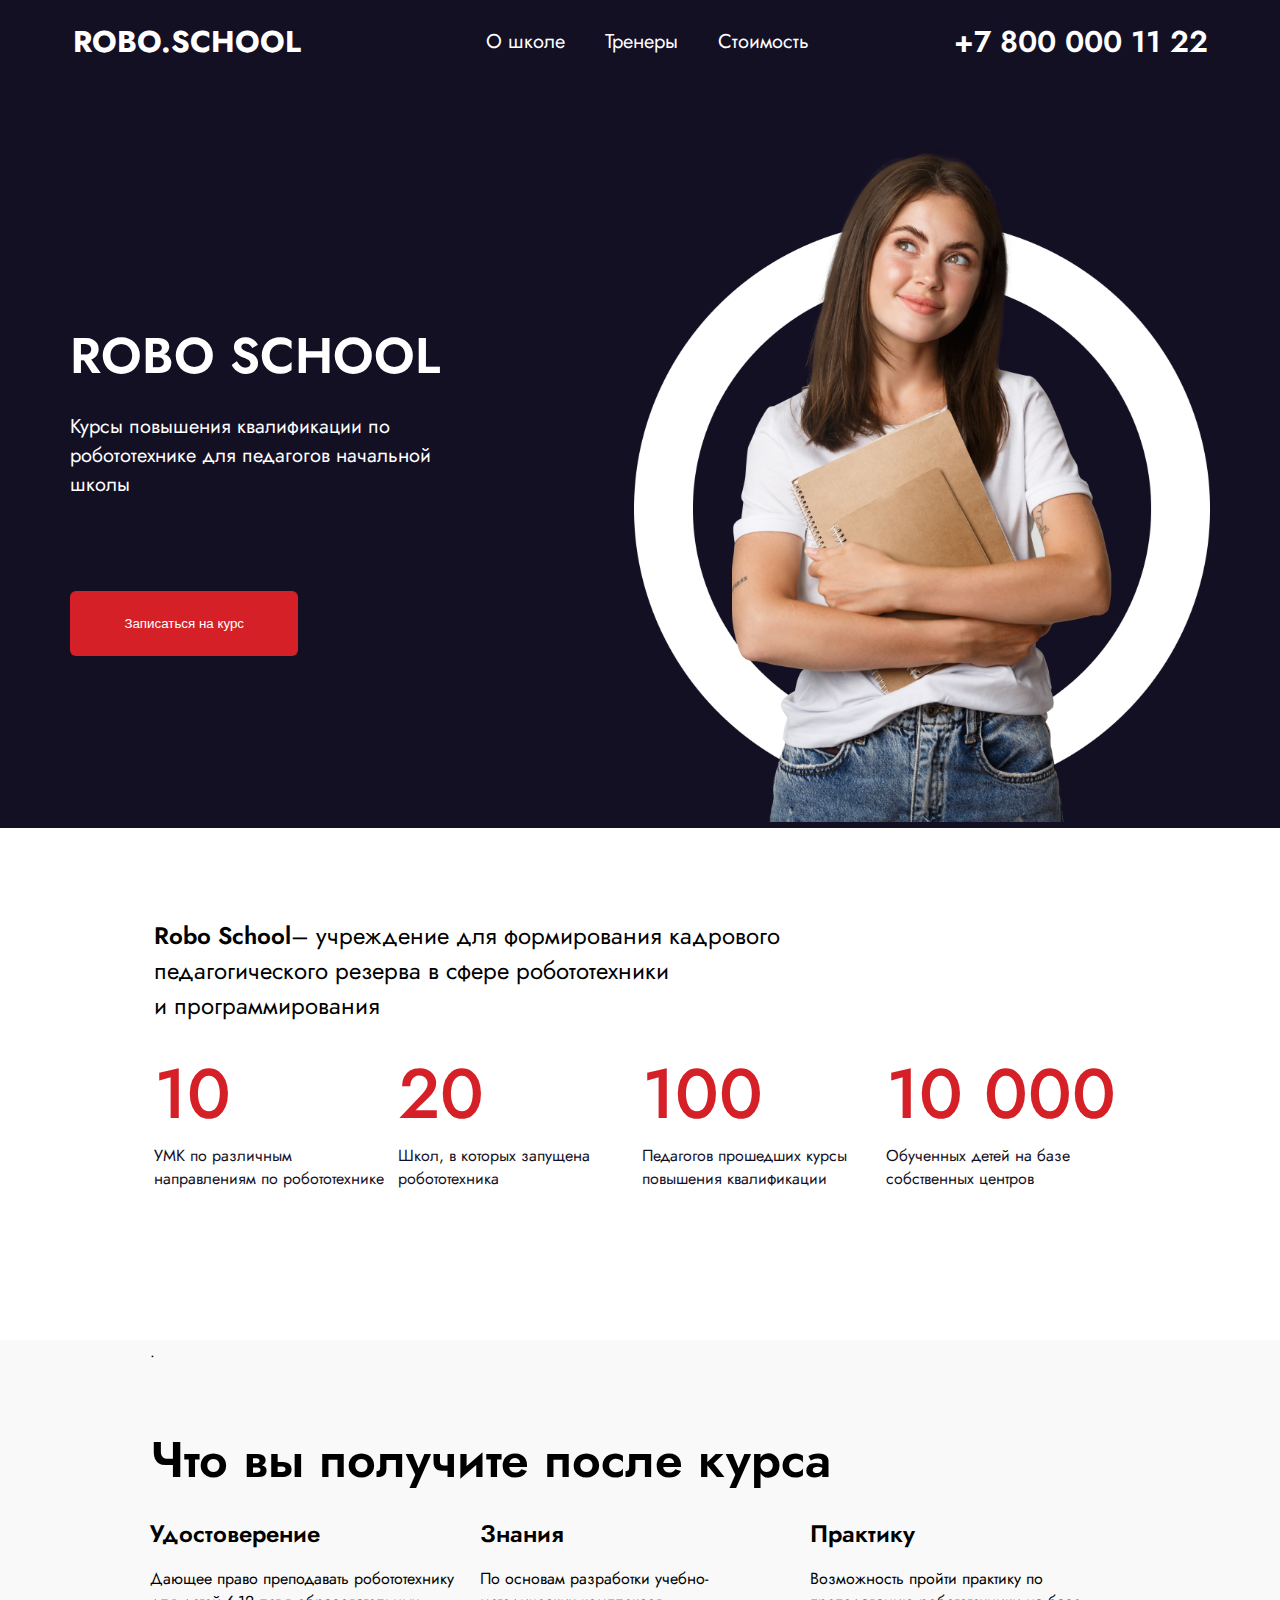
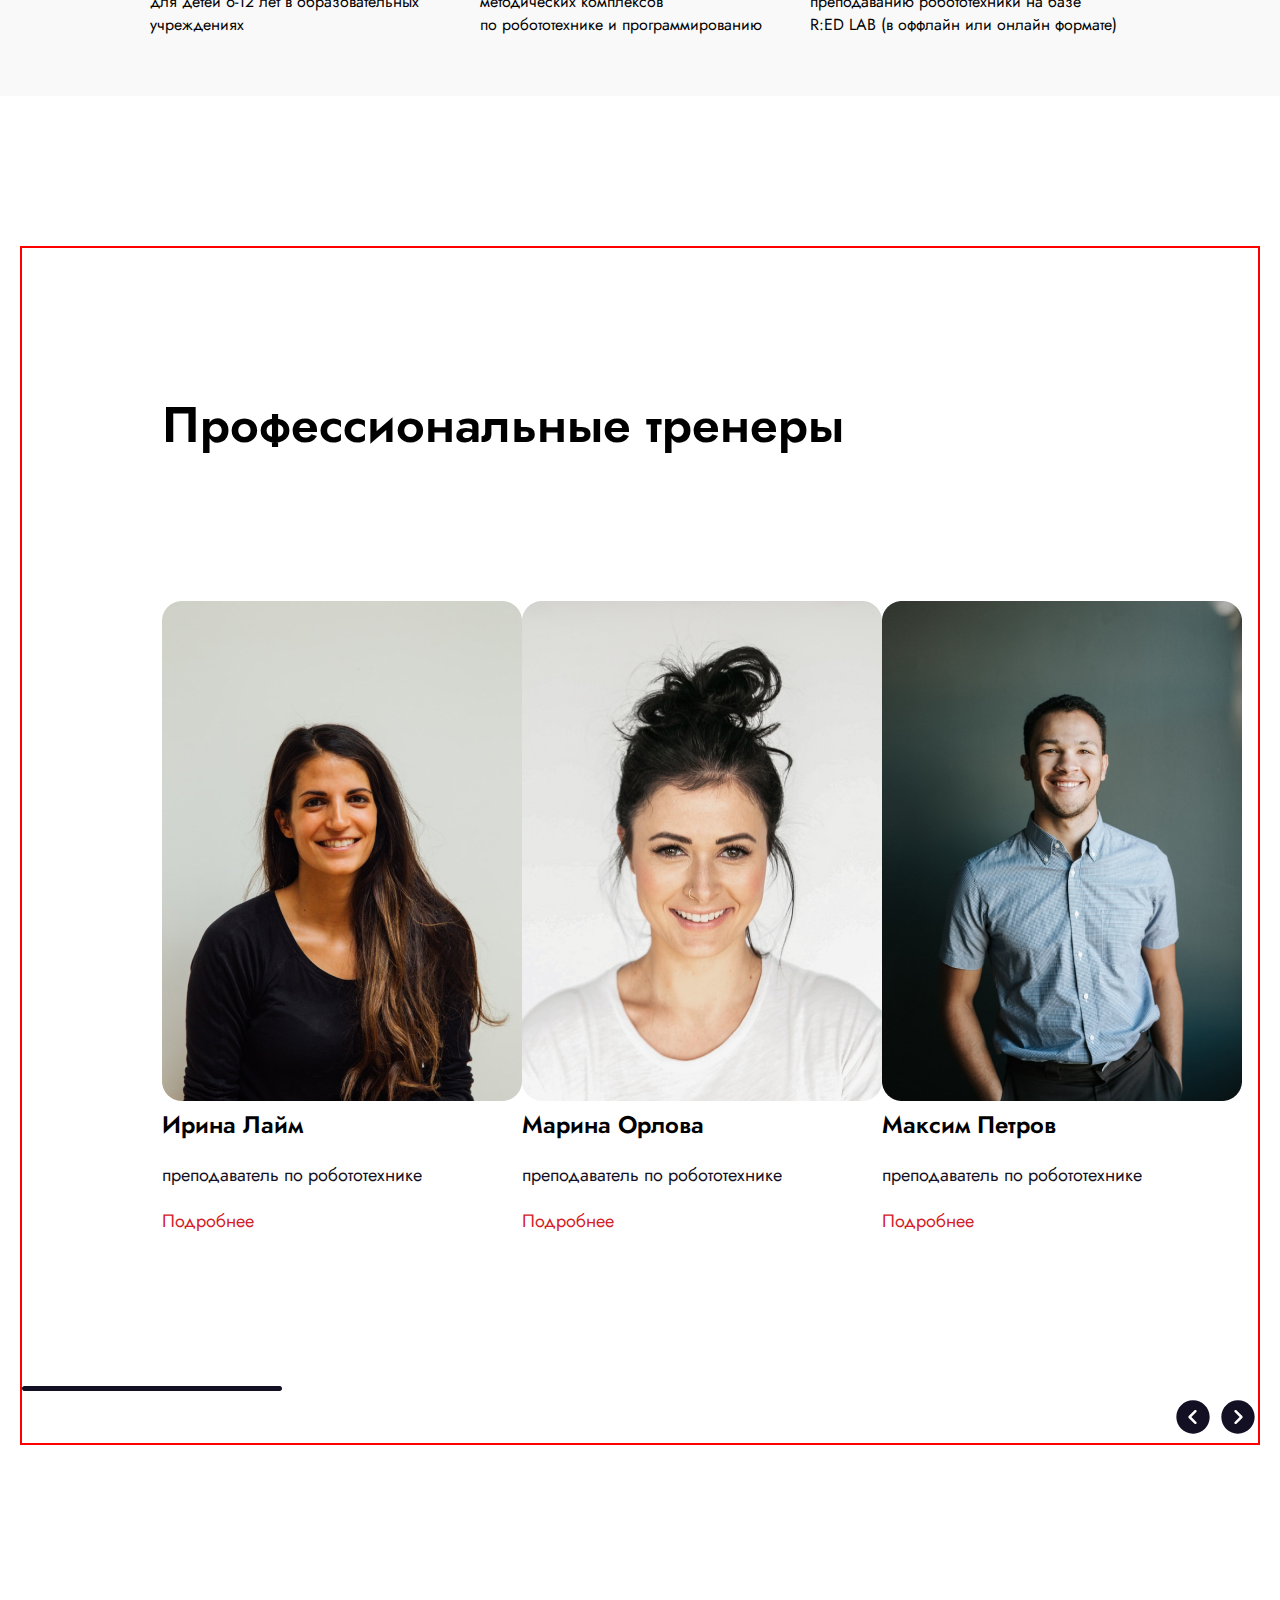
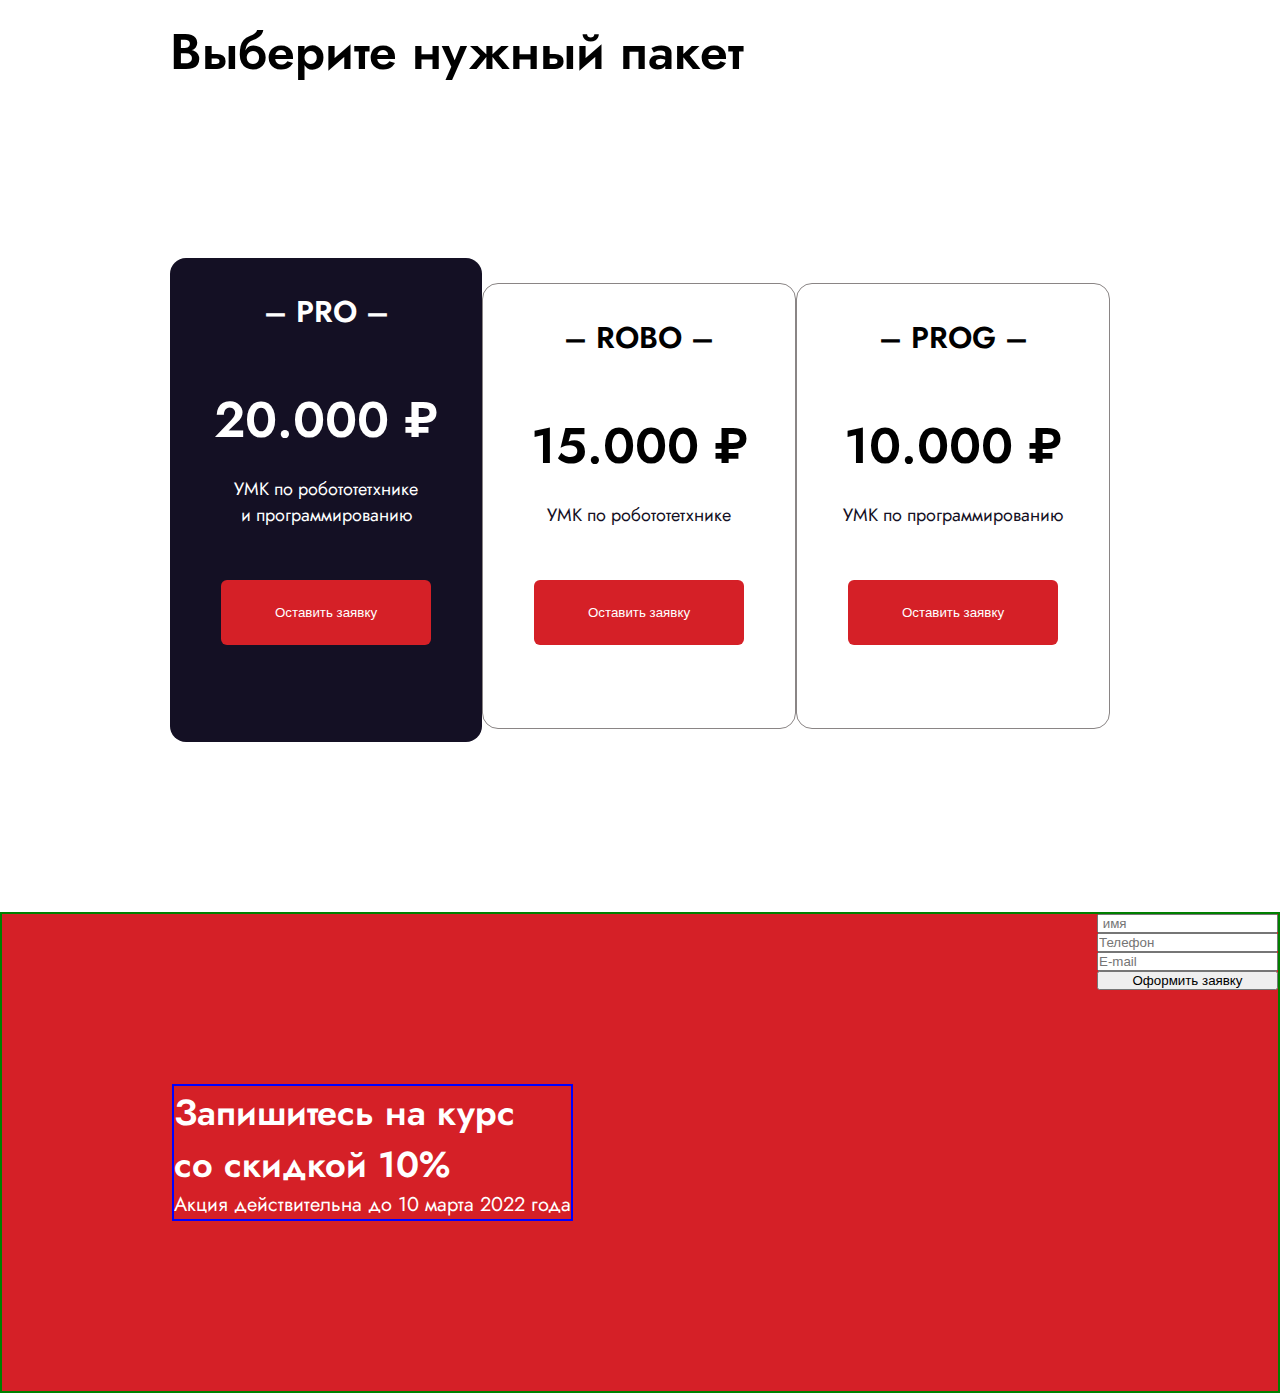
<file: index.html>
<!DOCTYPE html>
<html lang="en">
	<head>
		<meta charset="UTF-8" />
		<meta name="viewport" content="width=device-width, initial-scale=1.0" />
		<title>Document</title>
		<link rel="stylesheet" href="style.css" />
		<style>
			@import url('https://fonts.googleapis.com/css2?family=Jost:ital,wght@0,100..900;1,100..900&family=Roboto:ital,wght@0,100;0,300;0,400;0,500;0,700;0,900;1,100;1,300;1,400;1,500;1,700;1,900&display=swap');
		</style>
	</head>
	<body>
		<header>
			<nav>
				<div class="nav-title">ROBO.SCHOOL</div>
				<ul class="nav-list">
					<li>О школе</li>
					<li>Тренеры</li>
					<li>Стоимость</li>
				</ul>
				<div class="nav-contact">+7 800 000 11 22</div>
			</nav>
			<div class="hero">
				<div class="hero-text">
					<h1>ROBO SCHOOL</h1>
					<p>
						Курсы повышения квалификации по робототехнике для педагогов
						начальной школы
					</p>
					<button class="kkk">Записаться на курс</button>
				</div>
				<div class="hero-img">
					<img src="Group 211 (1).png" alt="" />
				</div>
			</div>
		</header>
		<main>
			<div class="container">
				<section id="nums">
					<h2>
						<p>
							<span>Robo School</span>– учреждение для формирования кадрового
							<br />педагогического резерва в сфере робототехники <br />
							и программирования
						</p>
					</h2>
					<div class="nums-cards">
						<div class="nums-card">
							<h2>10</h2>
							<p>УМК по различным направлениям по робототехнике</p>
						</div>
						<div class="nums-card">
							<h2>20</h2>
							<p>Школ, в которых запущена робототехника</p>
						</div>
						<div class="nums-card">
							<h2>100</h2>
							<p>Педагогов прошедших курсы повышения квалификации</p>
						</div>
						<div class="nums-card">
							<h2>10 000</h2>
							<p>Обученных детей на базе собственных центров</p>
						</div>
					</div>
				</section>
			</div>
			<div class="conteins">
				<section id="kurs">
					.
					<h2>Что вы получите после курса</h2>
					<div class="kurs-tecs">
						<div class="kurs-tec">
							<h3>Удостоверение</h3>
							<p>
								Дающее право преподавать робототехнику для детей 6-12 лет в
								образовательных учреждениях
							</p>
						</div>
						<div class="kurs-tec">
							<h3>Знания</h3>
							<p>
								По основам разработки учебно- методических комплексов <br />по
								робототехнике и программированию
							</p>
						</div>
						<div class="kurs-tec">
							<h3>Практику</h3>
							<p>
								Возможность пройти практику по преподаванию робототехники на
								базе <br />
								R:ED LAB (в оффлайн или онлайн формате)
							</p>
						</div>
					</div>
				</section>
			</div>
			<div class="contens">
				<h2>Профессиональные тренеры</h2>
				<section id="treners">
					<div class="trener-img">
						<img src="unsplash_Zz5LQe-VSMY (2).jpg" alt="" />
						<div class="trener-tecs">
							<h3>Ирина Лайм</h3>
							<p>преподаватель по робототехнике</p>
							<h4>Подробнее</h4>
						</div>
					</div>
					<div class="trener-img">
						<img src="unsplash_IF9TK5Uy-KI (2).jpg" alt="" />
						<div class="trener-tecs">
							<h3>Марина Орлова</h3>
							<p>преподаватель по робототехнике</p>
							<h4>Подробнее</h4>
						</div>
					</div>
					<div class="trener-img">
						<img src="unsplash_OhKElOkQ3RE (3).jpg" alt="" />
						<div class="trener-tecs">
							<h3>Максим Петров</h3>
							<p>преподаватель по робототехнике</p>
							<h4>Подробнее</h4>
						</div>
					</div>
				</section>
				<div class="tren-img">
					<img src="Rectangle 1321.png" alt="" class="img1" />
				</div>
				<div class="trene-imgk">
					<img src="999.svg" alt="" />
					<img src="101010.svg" alt="" />
				</div>
			</div>
			<div class="boock">
				<section id="blocs">
					<h2 class="bbb">Выберите нужный пакет</h2>
					<div class="bloc-tec">
						<div class="bloc-tecs-1">
							<h3>– PRO –</h3>
							<h2>20.000 ₽</h2>
							<p>
								УМК по робототетхнике <br />
								и программированию
							</p>
							<button class="kkk">Оставить заявку</button>
						</div>
						<div class="bloc-tecs">
							<h3>– ROBO –</h3>
							<h2>15.000 ₽</h2>
							<p>УМК по робототетхнике</p>
							<button class="kkk">Оставить заявку</button>
						</div>
						<div class="bloc-tecs">
							<h3>– PROG –</h3>
							<h2>10.000 ₽</h2>
							<p>УМК по программированию</p>
							<button class="kkk">Оставить заявку</button>
						</div>
					</div>
				</section>
			</div>
		</main>
		<div class="contakts">
			<section id="hiro">
				<div class="hiro-tecs">
					<h2>
						Запишитесь на курс <br />
						со скидкой 10%
					</h2>
					<p>Акция действительна до 10 марта 2022 года</p>
				</div>
				<div class="hiro-adres">
					<input class="lo" type="text" placeholder=" имя" />
					<input class="lo" type="text" placeholder="Телефон" />
					<input class="lo" type="text" placeholder="E-mail" />
					<button>Оформить заявку</button>
				</div>
			</section>
		</div>
	</body>
</html>
</file>
<file: style.css>
* {
    block-size: border-box;
    margin: 0;
    padding: 0;
}

body {
    font-family: "Jost", sans-serif;
}

header {
    background-color: #141024;
    color: white;
}

nav {
    display: flex;
    justify-content: space-around;
    align-items: center;
    padding-top: 20px;
}

.nav-list {
    display: flex;
}

.nav-list li {
    list-style: none;
    margin-left: 40px;
    font-size: 20px;
    font-weight: 400;
}

.nav-contact {
    font-size: 30px;
    font-weight: 600;
}

.nav-title {
    font-size: 30px;
    font-weight: 700;
}

.hero {
    display: flex;
    justify-content: space-around;
    align-items: center;
    margin-top: 84px;
    /* margin: 40px; */
}

.hero-text {
    width: 33%;
}

.hero-text h1 {
    font-size: 50px;
    font-weight: 600;
}

.hero-text p {
    font-size: 20px;
    font-weight: 400;
    margin: 20px 0 40px;
}

.hero-text button {
    background-color: #D52027;
    color: white;
    font-style: 18px;
    font-weight: 400;
    padding: 25px 54px;
    border: none;
    border-radius: 6px;
}

.hero-img {
    width: 45%;
}

.hero-img img {
    height: 100%;
    width: 100%;
}

.container {
    width: 90%;
    margin: 0 auto;
}

#nums {
    margin-top: 30px 0;
    margin: 90px;
}

#nums p {
    font-style: 30px;
    font-weight: 400;

}

#nums span {
    font-style: 30px;
    font-weight: 600;
}

.nums-cards {
    margin-top: 20px;
    display: flex;
    justify-content: space-between;
}

.nums-card {
    width: 240px;

}

.nums-card h2 {
    color: #D52027;
    font-size: 70px;
    font-weight: 500;
}

.nums-card p {
    color: #141024;
    font-style: 18px;
    font-weight: 400;
}

.conteins {
    background-color: #F9F9F9;

}

#kurs {
    margin: 150px;
}

#kurs h2 {
    font-size: 50px;
    font-weight: 600;
    margin-top: 60px;
}

.kurs-tecs {
    display: flex;
    justify-content: space-between;
    margin-top: 20px;
}

.kurs-tec {
    width: 320px;
}

.kurs-tec h3 {
    font-size: 24px;
    font-weight: 600;
}

.kurs-tec p {
    margin-top: 16px;
    margin-bottom: 60px;

}

#treners {
    display: flex;
    justify-content: space-between;
    margin: 140px;
}

.contens {
    margin: 20px;
    border: 2px solid red;
}

.contens h2 {
    margin: 140px;
    font-size: 50px;
    font-weight: 600;
}

.trener-tecs h3 {
    font-size: 24px;
    font-weight: 600;
}

.trener-tecs p {
    color: #141024;
    margin-top: 20px;
    font-size: 18px;
    font-weight: 400;
}

.trener-tecs h4 {
    color: #D52027;
    margin-top: 20px;
    font-size: 18px;
    font-weight: 400;
}

.kkk {
    background-color: #D52027;
    color: white;
    font-style: 18px;
    font-weight: 00;
    padding: 25px 54px;
    border: none;
    border-radius: 6px;
    margin-top: 52px;
}

#blocs h2 {
    font-size: 50px;
    font-weight: 600;

}

.bbb {
    margin: 170px;
}

.bloc-tec {
    display: flex;
    justify-content: space-between;
    margin: 170px;
}

.bloc-tecs-1 {
    background-color: #141024;
    color: white;
    width: 280px;
    height: 420px;
    border-radius: 16px;
    padding: 32px;
    text-align: center;
}

.bloc-tecs-1 h2 {
    font-size: 50px;
    font-weight: 600;
    margin-top: 50px;
}

.bloc-tecs {
    border: 1px solid rgb(138, 133, 133);
    width: 280px;
    height: 380px;
    border-radius: 16px;
    padding: 32px;
    text-align: center;
    margin-top: 25px;
}

.bloc-tecs h2 {
    font-size: 50px;
    font-weight: 600;
    margin-top: 50px;
}

.bloc-tecs p {
    font-size: 18px;
    font-weight: 400;
    color: #141024;
    margin-top: 20px;
}

.bloc-tecs-1 p {
    font-size: 18px;
    font-weight: 400;
    color: #FFFFFF;
    margin-top: 20px;
}

.bloc-tecs-1 h3 {
    font-size: 30px;
    font-weight: 600;
}

.bloc-tecs h3 {
    font-size: 30px;
    font-weight: 600;
}

.contakts {
    background-color: #D52027;
}

#hiro {
    border: 2px solid green;
    display: flex;
    justify-content: space-between;
}

.hiro-tecs {
    border: 2px solid blue;
    color: white;
    margin: 170px;
}

.hiro-tecs h2 {
    font-size: 36px;
    font-weight: 600;
}

.hiro-tecs p {
    font-size: 20px;
    font-weight: 400;
}

.hiro-adres {
    /* padding: 0 600px; */
    display: flex;
    flex-direction: column;
    text-align: center;
}

.trene-imgk {
    text-align: right;
}
</file>
